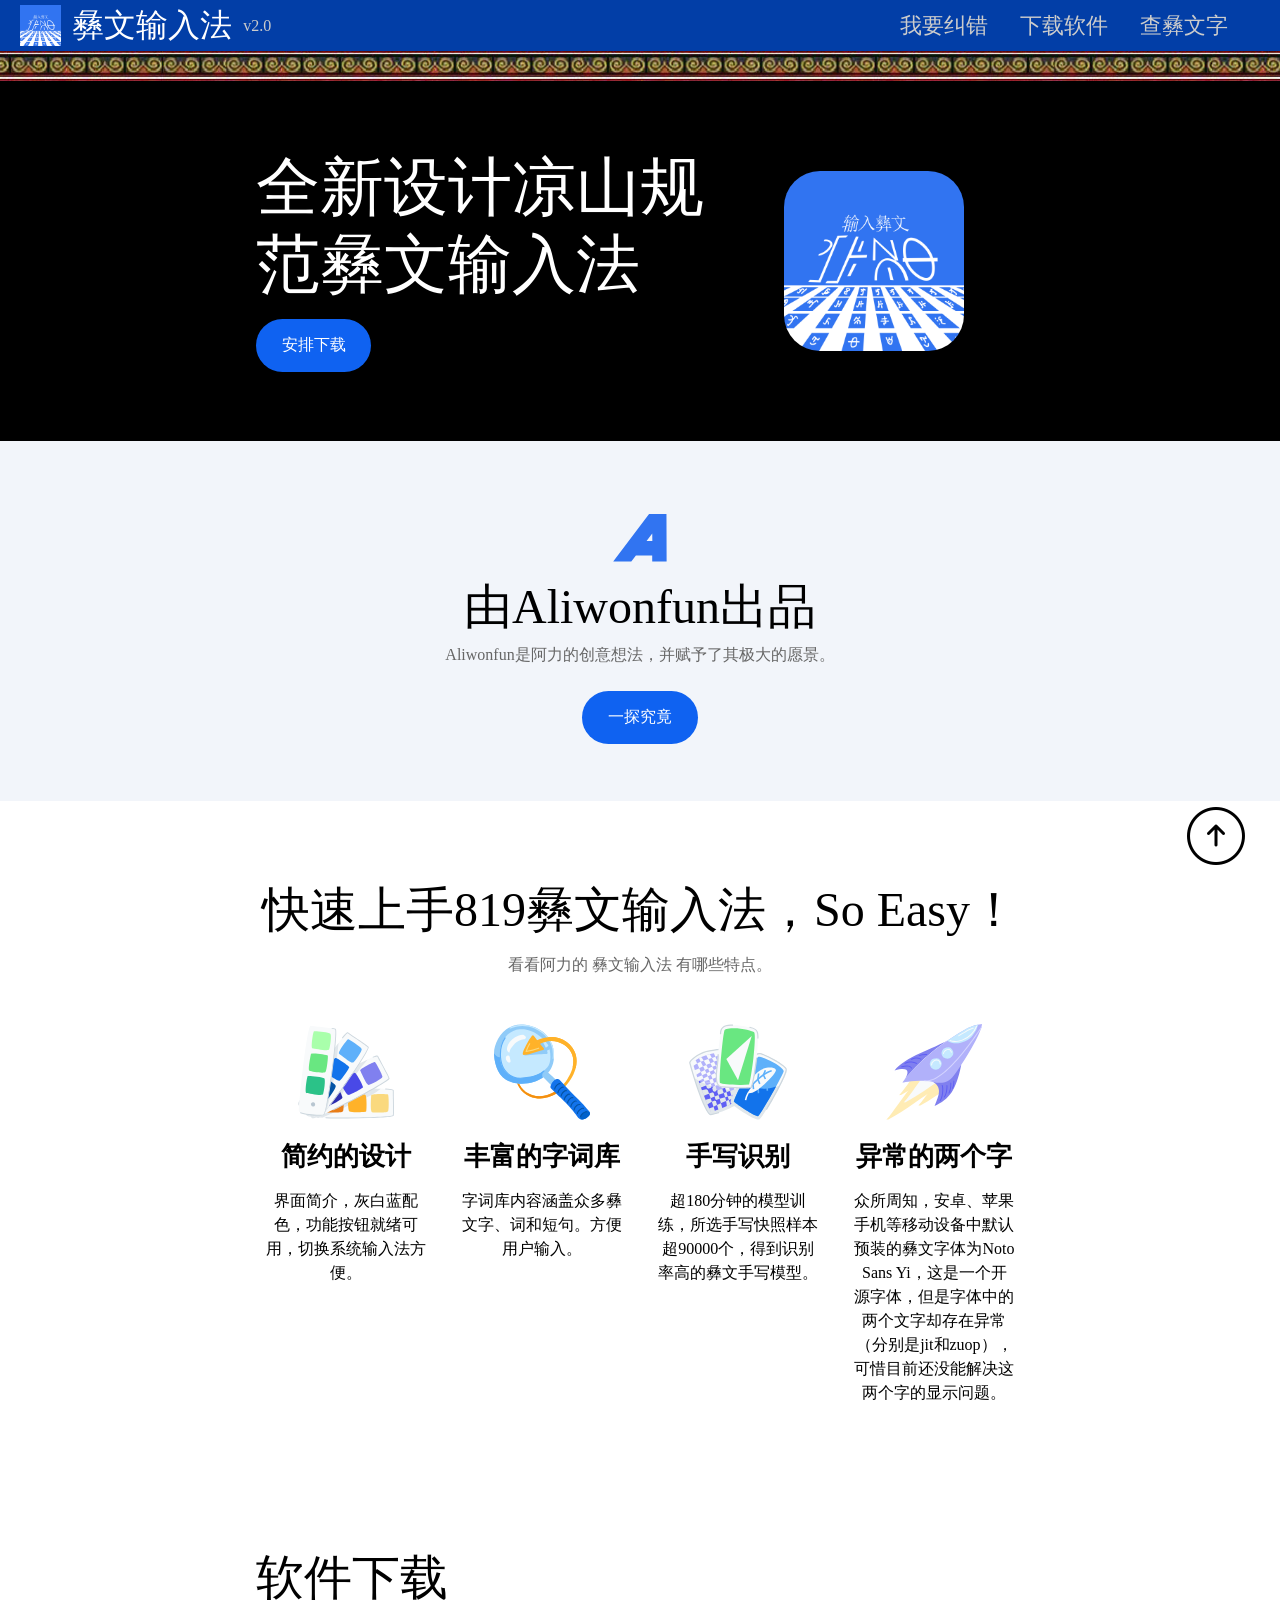
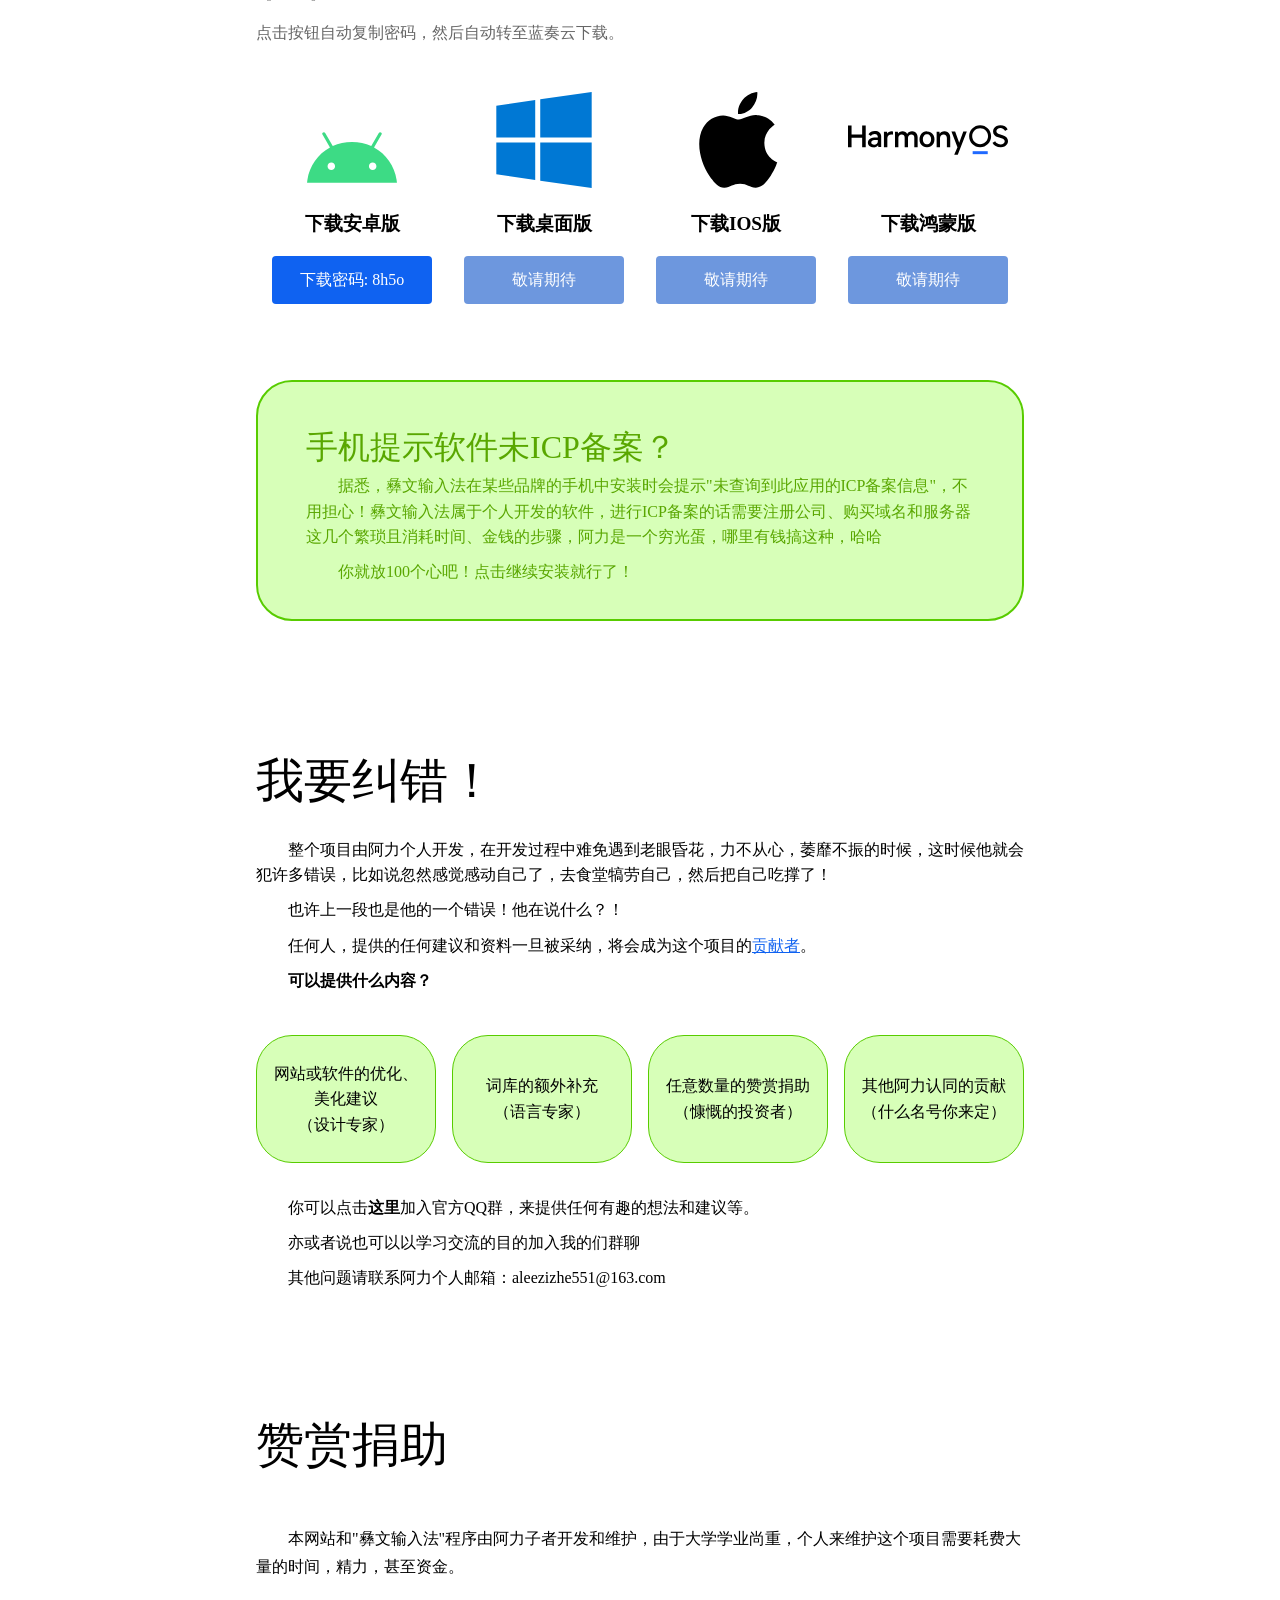
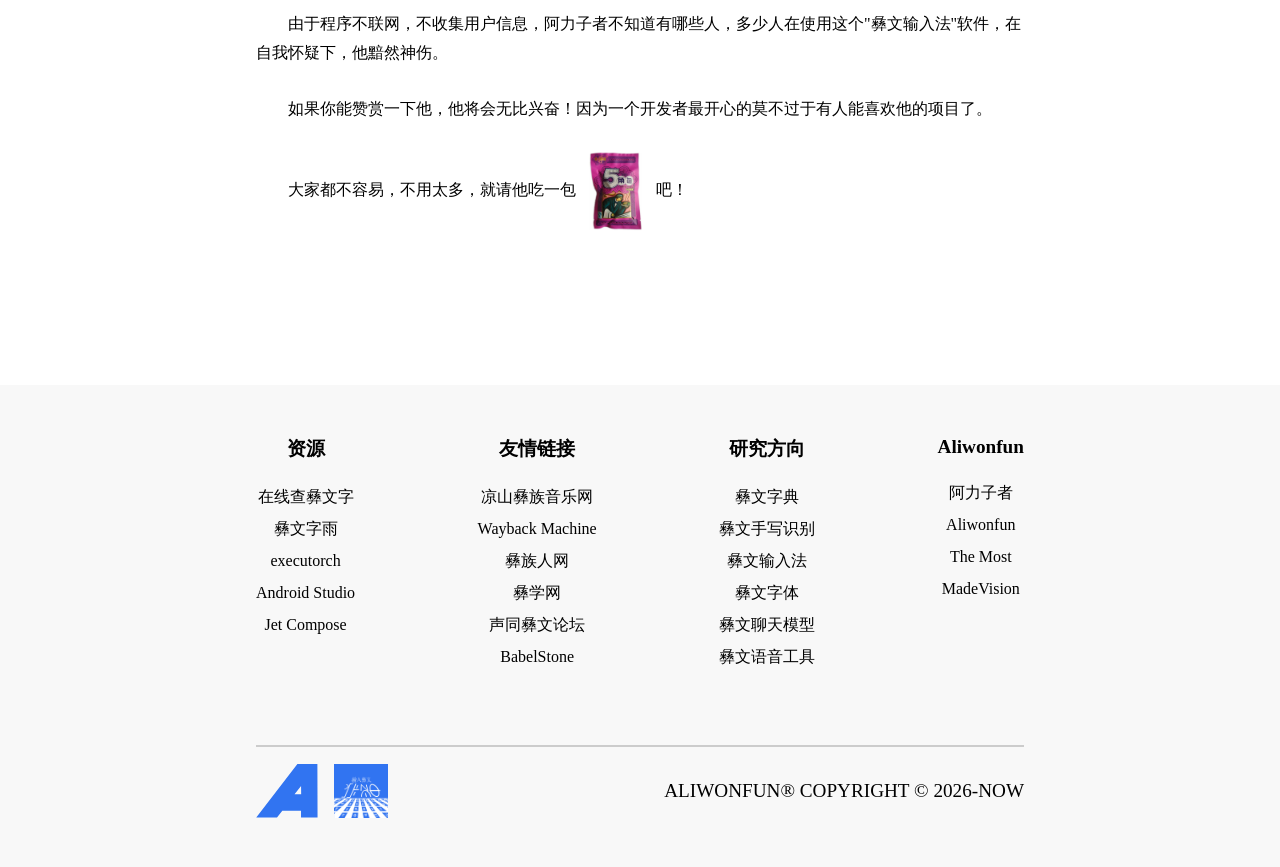
<file: index.html>
<!DOCTYPE html>
<html lang="zh-CN">
<head>
    <meta charset="UTF-8">
    <meta name="viewport" content="width=device-width, initial-scale=1.0">
    <title>彝文输入法</title>
    <link rel="stylesheet" href="style.css">
    <link rel="shortcut icon" href="src/favicon.ico" type="image/x-icon">
    <style>
        #download, 
        #corrector, 
        #github_info {
            scroll-margin-top: 90px; /* Adjust this value depending on how tall your fixed header is */
        }
    </style>
</head>
<body>
    <header>
        <div id="banner">
            <div id="banner_left">
                <img id="app_icon" src="src/icon.png" title="彝文输入法" alt="彝文输入法">
                <span style="color: #fff;font-size: 2em;">彝文输入法</span>
                <span style="color: #ccc;">v2.0</span>
            </div>

            <div id="mobile_menu_btn">
                ☰
            </div>

            <div id="banner_right">
                <ul>
                    <li><a href="#corrector" class="banner_a">我要纠错</a></li>
                    <li><a href="#download" class="banner_a">下载软件</a></li>
                    <li><a href="https://aleeyoung.github.io/yiwenzidian/res/index.html" class="banner_a">查彝文字</a></li>
                </ul>
            </div>
        </div>
    </header>

    <div id="container">
        <div id="front_view">
            <div id="first_info">
                <div id="description">
                    <p>全新设计凉山规范彝文输入法</p>
                    <a class="btn" href="#download">安排下载</a>
                </div>
                <div id="app_icon_pic">
                    <img src="src/icon.png" style="height: 20vh;border-radius: 36px;" title="彝文输入法" alt="彝文输入法">
                </div>
            </div>
        </div>
        

        <div id="content">
            <div id="first_of_all">
                <img src="src/aliwonfun.svg" style="height: 3em;display: block;margin: 1em;" alt="Aliwonfun" title="Aliwonfun">
                <p style="font-size: 3em;">由Aliwonfun出品</p>
                <p style="margin: 0.6em 0;color: #666;">Aliwonfun是阿力的创意想法，并赋予了其极大的愿景。</p>
                <a class="btn" style="background-color: #0f62f1;display: block;cursor: pointer;" href="https://aleeyoung.github.io/yiwenzidian/aliwonfun/index.html">一探究竟</a>
            </div>

            <div id="features">
                <p style="font-size: 3em;">快速上手819彝文输入法，So Easy！</p>
                <p style="margin: 1em 0;color: #666;">看看阿力的 彝文输入法 有哪些特点。</p>
                <div id="feature_items">

                    <div class="items">
                        <div class="small_illustrate">
                            <img src="src/design.svg" alt="">
                        </div>
                        <div class="small_title">简约的设计</div>
                        <div class="small_description">
                            界面简介，灰白蓝配色，功能按钮就绪可用，切换系统输入法方便。
                        </div>
                    </div>

                    <div class="items">
                        <div class="small_illustrate">
                            <img src="src/search.svg" alt="">
                        </div>
                        <div class="small_title">丰富的字词库</div>
                        <div class="small_description">
                           字词库内容涵盖众多彝文字、词和短句。方便用户输入。
                        </div>
                    </div>

                    <div class="items">
                        <div class="small_illustrate">
                            <img src="src/appendix.svg" alt="">
                        </div>
                        <div class="small_title">手写识别</div>
                        <div class="small_description">
                            超180分钟的模型训练，所选手写快照样本超90000个，得到识别率高的彝文手写模型。
                        </div>
                    </div>

                    <div class="items">
                        <div class="small_illustrate">
                            <img src="src/fast.svg" alt="">
                        </div>
                        <div class="small_title">异常的两个字</div>
                        <div class="small_description">
                            众所周知，安卓、苹果手机等移动设备中默认预装的彝文字体为Noto Sans Yi，这是一个开源字体，但是字体中的两个文字却存在异常（分别是jit和zuop），可惜目前还没能解决这两个字的显示问题。
                        </div>
                    </div>
                    
                </div>
            </div>

            <div id="download">
                <div id="download_content">
                    <div id="download_options">
                        <p style="font-size: 3em;">软件下载</p>
                        <p style="margin: 1em 0;color: #666;">点击按钮自动复制密码，然后自动转至蓝奏云下载。</p>
                    </div>
                    
                    <div id="download_cards">
                        <div class="items">
                            <div class="small_illustrate">
                                <img src="src/android.svg" style="width: 100%;" alt="">
                            </div>
                            <div class="small_title center_title">下载安卓版</div>
                            <div class="small_button">
                                <a class="download_button" id="copyButton" href="https://wwbnl.lanzn.com/iDZyv47zq1sh">下载密码: 8h5o</a>
                            </div>
                        </div>
                         <div class="items">
                            <div class="small_illustrate">
                                <img src="src/windows.svg" style="width: 100%;" alt="">
                            </div>
                            <div class="small_title center_title">下载桌面版</div>
                            <div class="small_button">
                                <a class="download_button" style="background-color: #6d97de;">敬请期待</a>
                            </div>
                        </div>
                        <div class="items">
                            <div class="small_illustrate">
                                <img src="src/apple.svg" style="width: 100%;" alt="">
                            </div>
                            <div class="small_title center_title">下载IOS版</div>
                            <div class="small_button">
                                <a class="download_button" style="background-color: #6d97de;">敬请期待</a>
                            </div>
                        </div>
                        <div class="items">
                            <div class="small_illustrate">
                                <img src="src/harmony.svg" style="width: 100%;" alt="">
                            </div>
                            <div class="small_title center_title">下载鸿蒙版</div>
                            <div class="small_button">
                                <a class="download_button" style="background-color: #6d97de;">敬请期待</a>
                            </div>
                        </div>
                    </div>

                    <div id="warning">
                        <p style="font-size: 2em;padding-top: 0.5em;">手机提示软件未ICP备案？</p>
                        <p class="block_words">据悉，彝文输入法在某些品牌的手机中安装时会提示"未查询到此应用的ICP备案信息"，不用担心！彝文输入法属于个人开发的软件，进行ICP备案的话需要注册公司、购买域名和服务器这几个繁琐且消耗时间、金钱的步骤，阿力是一个穷光蛋，哪里有钱搞这种，哈哈</p>
                        <p class="block_words">你就放100个心吧！点击继续安装就行了！</p>
                    </div>
                </div>
                
            </div>

            <div id="corrector">
                <div id="correct_method">
                    <div id="correct_title">
                        <p style="font-size: 3em;margin: 1em 0 0.5em;">我要纠错！</p>
                        <p class="block_words">整个项目由阿力个人开发，在开发过程中难免遇到老眼昏花，力不从心，萎靡不振的时候，这时候他就会犯许多错误，比如说忽然感觉感动自己了，去食堂犒劳自己，然后把自己吃撑了！</p>
                        <p class="block_words">也许上一段也是他的一个错误！他在说什么？！</p>
                        <p class="block_words">任何人，提供的任何建议和资料一旦被采纳，将会成为这个项目的<a href="contributor.html" target="_blank" style="color: #0f62f1;text-align: none;">贡献者</a>。</p>
                        <p class="block_words" style="font-weight: bold;">可以提供什么内容？</p>
                        <div id="correct_content">
                            <div class="correct_item">
                                <p>网站或软件的优化、美化建议</p>
                                <p>（设计专家）</p>
                            </div>
                            <div class="correct_item">
                                <p>词库的额外补充</p>
                                <p>（语言专家）</p>
                            </div>
                            <div class="correct_item">
                                <p>任意数量的赞赏捐助</p>
                                <p>（慷慨的投资者）</p>
                            </div>
                            <div class="correct_item">
                                <p>其他阿力认同的贡献</p>
                                <p>（什么名号你来定）</p>
                            </div>
                        </div>
                        <p class="block_words">你可以点击<a style="font-weight: bold;
                                                            color: #000;cursor: pointer;" 
                                                            onclick="document.getElementById('qq_group_dialog').showModal()">这里</a>加入官方QQ群，来提供任何有趣的想法和建议等。</p>
                        <p class="block_words">亦或者说也可以以学习交流的目的加入我的们群聊</p>
                        <p class="block_words">其他问题请联系阿力个人邮箱：aleezizhe551@163.com</p>
                    </div>
                </div>
            </div>

            <div id="sponsor">
                <div id="sponsor_block">
                    <div id="thank_words_title">
                        赞赏捐助
                    </div>
                    <div id="thank_words">
                        <p class="block_words">本网站和"彝文输入法"程序由阿力子者开发和维护，由于大学学业尚重，个人来维护这个项目需要耗费大量的时间，精力，甚至资金。</p><br>
                        <p class="block_words">由于程序不联网，不收集用户信息，阿力子者不知道有哪些人，多少人在使用这个"彝文输入法"软件，在自我怀疑下，他黯然神伤。</p><br>
                        <p class="block_words">如果你能赞赏一下他，他将会无比兴奋！因为一个开发者最开心的莫不过于有人能喜欢他的项目了。</p><br>
                        <p class="block_words">大家都不容易，不用太多，就请他吃一包<img src="src/5jiaobao.jpg" 
                                                                alt="点击打开阿力的收款码" 
                                                                onclick="document.getElementById('sponsor_dialog').showModal()" />吧！</p>
                    </div>
                </div>
            </div>

        </div>
        
    </div>

    <dialog id="sponsor_dialog" class="dialogger">
        <p class="dialog_title">阿力他说：任何人的任意数量的捐赠都是感激的。</p>
        <div class="qr_code">
            <img src="src/weixin_qr.png" alt="阿力的微信收款码">
        </div>
        <div class="close_btn">
            <button onclick="document.getElementById('sponsor_dialog').close()" class="close_button">关闭</button>
        </div>
    </dialog>

    <dialog id="qq_group_dialog" class="dialogger">
        <p class="dialog_title">这二维码除了用手机扫，你还有什么办法！</p>
        <div class="qr_code">
            <img src="src/qq_qr_code.jpg" alt="彝文输入法交流QQ群：右键或长按保存">
        </div>
        <div class="close_btn">
            <button onclick="document.getElementById('qq_group_dialog').close()" class="close_button">关闭</button>
        </div>
    </dialog>

    <div id="back_to_top">
        <a href="#"><img src="src/back_to_top.png" alt="返回顶部"></a>
    </div>

    <footer>
        <div id="infos">
            <div class="word-column">
                <div class="column_title">
                    资源
                </div>
                <div class="column_list">
                    <ul>
                        <li><a href="https://aleeyoung.github.io/yiwenzidian/res/index.html">在线查彝文字</a></li>
                        <li><a href="https://aleeyoung.github.io/yiwenzidian/rain/index.html">彝文字雨</a></li>
                        <li>executorch</li>
                        <li>Android Studio</li>
                        <li>Jet Compose</li>
                    </ul>
                </div>
            </div>

            <div class="word-column">
                <div class="column_title">
                    友情链接
                </div>
                <div class="column_list">
                    <ul>
                        <li><a href="http://yizuge.com">凉山彝族音乐网</a></li>
                        <li><a href="https://web.archive.org">Wayback Machine</a></li>
                        <li><a href="http://www.yizuren.com/">彝族人网</a></li>
                        <li><a href="https://www.yixueyanjiu.com/">彝学网</a></li>
                        <li><a href="http://www.somdom.com/3g-thread-run?fid=91">声同彝文论坛</a></li>
                        <li><a href="https://www.babelstone.co.uk/Yi/index.html">BabelStone</a></li>
                    </ul>
                </div>
            </div>

            <div class="word-column">
                <div class="column_title">
                    研究方向
                </div>
                <div class="column_list">
                    <ul>
                        <li><a href="https://aleeyoung.github.io/yiwenzidian/">彝文字典</a></li>
                        <li><a>彝文手写识别</a></li>
                        <li><a href="#">彝文输入法</a></li>
                        <li><a>彝文字体</a></li>
                        <li><a>彝文聊天模型</a></li>
                        <li><a>彝文语音工具</a></li>
                    </ul>
                </div>
            </div>

            <div class="word-column">
                <div class="column_title">
                    Aliwonfun
                </div>
                <div class="column_list">
                    <ul>
                        <li>阿力子者</li>
                        <li><a href="https://aleeyoung.github.io/yiwenzidian/aliwonfun/index.html">Aliwonfun</a></li>
                        <li>The Most</li>
                        <li>MadeVision</li>
                    </ul>
                </div>
            </div>

        </div>

        <div id="final_logo">
            <div id="bottom_logo">
                <img src="src/aliwonfun.svg" alt="aliwonfun">
                <img src="src/icon.png" alt="彝文输入法">
            </div>
            <div id="copyright">
                <p>ALIWONFUN® COPYRIGHT © 2026-NOW</p>
            </div>
        </div>
    </footer>

    <script>
        const menuBtn = document.getElementById("mobile_menu_btn");
        const bannerRight = document.getElementById("banner_right");

        menuBtn.addEventListener("click", () => {
            bannerRight.classList.toggle("show");
        });

        bannerRight.querySelectorAll("a").forEach(function(link) {
            link.addEventListener("click", function() {
                bannerRight.classList.remove("show");
            });
        });
    </script>

    <script>
        const copyButton = document.getElementById('copyButton');
    
        copyButton.addEventListener('click', async (e) => {
            e.preventDefault(); // Stop immediate navigation
    
            const targetUrl = copyButton.href;
            const textContent = copyButton.textContent;
    
            // Extract the code after the colon (e.g., "7bhs" from "下载密码: 7bhs")
            const codeToCopy = textContent.split(':').pop().trim();
    
            try {
                // Write to clipboard
                await navigator.clipboard.writeText(codeToCopy);
            } catch (err) {
                console.error('Failed to copy text: ', err);
            }
    
            // Navigate to the URL after the copy operation finishes
            window.location.href = targetUrl;
        });
    </script>
</body>
</html>
</file>
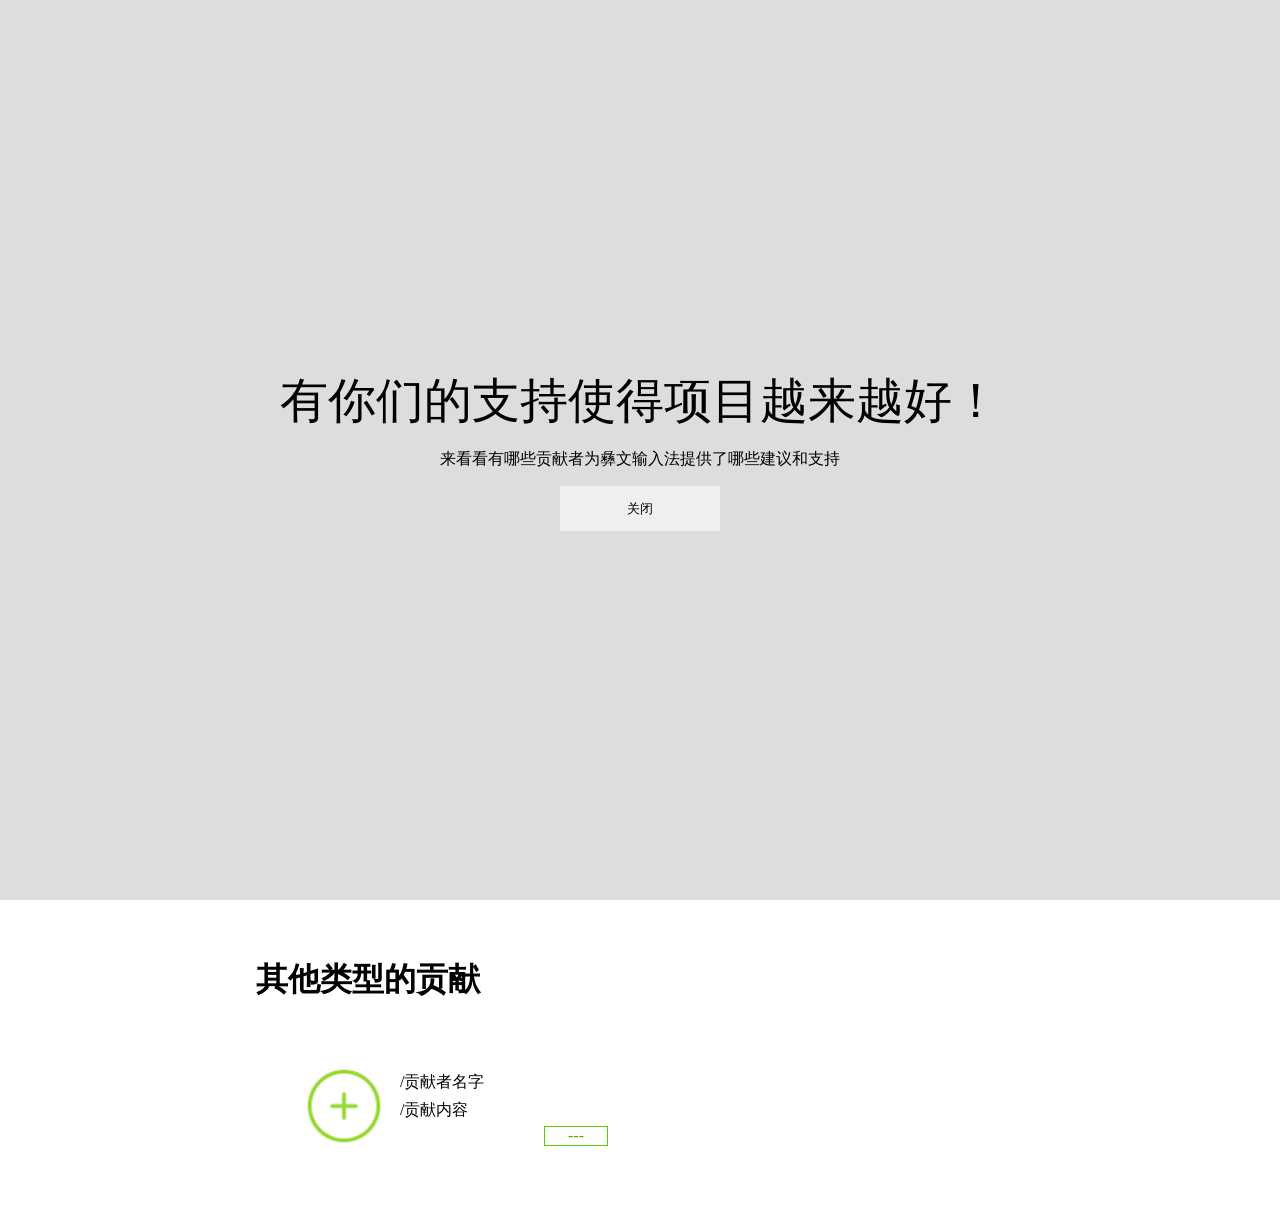
<file: contributor.html>
<!DOCTYPE html>
<html lang="en">
<head>
    <meta charset="UTF-8">
    <meta name="viewport" content="width=device-width, initial-scale=1.0">
    <title>贡献者 - 彝文字典</title>
    <link rel="shortcut icon" href="src/favicon.ico" type="image/x-icon">
    <style>
        *{
            margin: 0;
            padding: 0;
            box-sizing: border-box;
            font-family: '宋体';
        }
        
        #container{
            width: 100vw;
            display: flex;
            justify-content: center;
        }
        #content{
            width: 60%;
        }
        #contributor_title{
            display: flex;
            flex-direction: column;
            align-items: center;
            margin: 3em 0;
        }
        #contributor_title p{
            font-size: 3em;
            font-weight: bold;
        }
        #contributor_title span{
            color: #666;
        }
        .contributors_list{
            padding: 2em;
        }
        .item{
            display: flex;
            flex-direction: row;
            margin: 2em 0;
        }
        .contributor_info{
            color: 666;
            min-width: 13em;
            margin: 0.4em 0;
        }
        .contributor_info span{
            color: #000;
            font-weight: bold;
        }
        .contributor_icon{
            height: 5em;
            display: block;
            margin: 0 1em;
            cursor: pointer;
        }
        .contribute_info{
            position: relative;
        }
        .accepted{
            min-width: 4em;
            color: #59a700;
            border: 1px solid #58cc00;
            position: absolute;
            right: 0;
            bottom: 0;
            text-align: center;
        }
        .contributor_member{
            display: flex;
            flex-direction: row;
            justify-content: space-between;
        }
        #opener{
            position: fixed;
            top: 0;
            left: 0;
            margin: 0;
            padding: 0;
            border: none;
            width: 100%;
            height: 100%;
            box-sizing: border-box;
            background-color: #ddd;
            display: flex;
            flex-direction: column;
            justify-content: center;
            align-items: center;
        }
        #dialog_title{
            font-size: 3em;
        }
        #dialog_block{
            display: flex;
            flex-direction: column;
            align-items: center;
            gap: 1em;
        }

        #dialog_close_btn{
            width: fit-content;
            padding: 1em 5em;
            outline: none;
            border: none;
            transition: 0.3s;
            cursor: pointer;
        }

        #dialog_close_btn:hover{
            color: #fff;
            background-color: #000;
        }

        .dialogger {
            position: fixed;
            top: 0;
            left: 0;
            right: 0;
            bottom: 0;
            margin: auto;
            border: none;
            border-radius: 12px;
            max-width: 90vw;
            box-shadow: 0 8px 32px rgba(0,0,0,0.25);
        }
        .dialog_title {
            font-size: 2em;
            margin: 1em;
            line-height: 1.4;
        }
        .qr_code {
            text-align: center;
        }
        .qr_code img {
            max-width: 100%;
            height: auto;
            max-height: 50vh;
        }
        .close_btn {
            display: flex;
            justify-content: center;
            margin: 2em 0;
        }
        .close_button {
            display: block;
            height: 3em;
            width: 20vh;
            max-width: 180px;
            min-width: 100px;
            text-align: center;
            line-height: 3em;
            color: #fff;
            background-color: #0f62f1;
            border: none;
            outline: none;
            cursor: pointer;
            border-radius: 6px;
        }

        @media screen and (max-width: 768px) {
            #content {
                width: 90%;
            }
            .contributor_member{
                display: flex;
                flex-direction: column;
            }
        }

        @media screen and (max-width: 400px) {
            #content {
                width: 100%;
            }
        }
    </style>
</head>
<body>
    <div id="container">
        <div id="content">
            <div id="contributor_title">
                <p>贡献者名单</p>
                <span>排序依据：时间</span>
                <span>上次更新时间：2026年6月13日</span>
            </div>
            <div id="contributor_types">
                <div class="contributor_item">
                    <div class="contributor_type_head">
                        <p style="font-size: 2em;font-weight: bold;">设计专家</p>
                    </div>
                    <div class="contributors_list">
                        <div class="contributor_member">
                            <div class="item">
                                <img src="src/contributor_plus.png" alt="成为贡献者" title="成为贡献者" class="contributor_icon" onclick="document.getElementById('qq_group_dialog').showModal()">
                                <div class="contribute_info">
                                    <p class="contributor_info"><span></span>/贡献者名字</p>
                                    <p class="contributor_info"><span></span>/贡献内容</p>
                                    <div class="accepted">
                                        ---
                                    </div>
                                </div>
                            </div>
                        </div>
                    </div>
                </div>

                <div class="contributor_item">
                    <div class="contributor_type_head">
                        <p style="font-size: 2em;font-weight: bold;">语言专家</p>
                    </div>
                    <div class="contributors_list">
                        <div class="contributor_member">
                            <div class="item">
                                <img src="src/contributor_plus.png" alt="成为贡献者" title="成为贡献者" class="contributor_icon" onclick="document.getElementById('qq_group_dialog').showModal()">
                                <div class="contribute_info">
                                    <p class="contributor_info"><span></span>/贡献者名字</p>
                                    <p class="contributor_info"><span></span>/贡献内容</p>
                                    <div class="accepted">
                                        ---
                                    </div>
                                </div>
                                
                            </div>
                        </div>
                    </div>
                </div>

                <div class="contributor_item">
                    <div class="contributor_type_head">
                        <p style="font-size: 2em;font-weight: bold;">慷慨的投资者</p>
                    </div>
                    <div class="contributors_list">
                        <div class="contributor_member">
                            <div class="item">
                                <img src="src/contributor_plus.png" alt="成为贡献者" title="成为贡献者" class="contributor_icon" onclick="document.getElementById('qq_group_dialog').showModal()">
                                <div class="contribute_info">
                                    <p class="contributor_info"><span></span>/贡献者名字</p>
                                    <p class="contributor_info"><span></span>/贡献内容</p>
                                    <div class="accepted">
                                        ---
                                    </div>
                                </div>
                                
                            </div>
                        </div>
                    </div>
                </div>

                <div class="contributor_item">
                    <div class="contributor_type_head">
                        <p style="font-size: 2em;font-weight: bold;">其他类型的贡献</p>
                    </div>
                    <div class="contributors_list">
                        <div class="contributor_member">
                            <div class="item">
                                <img src="src/contributor_plus.png" alt="成为贡献者" title="成为贡献者" class="contributor_icon" onclick="document.getElementById('qq_group_dialog').showModal()">
                                <div class="contribute_info">
                                    <p class="contributor_info"><span></span>/贡献者名字</p>
                                    <p class="contributor_info"><span></span>/贡献内容</p>
                                    <div class="accepted">
                                        ---
                                    </div>
                                </div>
                                
                            </div>
                        </div>
                    </div>
                </div>


            </div>
        </div>
    </div>

    <div id="opener">
        <div id="dialog_block">
            <p id="dialog_title">有你们的支持使得项目越来越好！</p>
            <p id="dialog_description">来看看有哪些贡献者为彝文输入法提供了哪些建议和支持</p>
            <button id="dialog_close_btn" onclick="document.getElementById('opener').style.display='none';">关闭</button>
        </div>
    </div>

    <dialog id="qq_group_dialog" class="dialogger">
        <p class="dialog_title">如果你能直接联系阿力，就不用扫这个码</p>
        <div class="qr_code">
            <img src="src/qq_qr_code.jpg" alt="彝文字典交流QQ群：右键或长按保存">
        </div>
        <div class="close_btn">
            <button onclick="document.getElementById('qq_group_dialog').close()" class="close_button">关闭</button>
        </div>
    </dialog>

</body>
</html>
</file>
<file: style.css>
* {
    margin: 0;
    padding: 0;
    box-sizing: border-box;
    font-family: '宋体';
}
html {
    scroll-behavior: smooth;
}

header {
    height: 9vh;
    min-height: 56px;
    width: 100vw;
    background-color: #023ea7;
    padding: 0 20px;
    border-bottom: 30px solid transparent;
    border-image-source: url(src/yiLine.jpg);
    border-image-slice: 0 0 100% 0;
    border-image-repeat: repeat;
    border-image-width: 0 0 30px 0;
    position: sticky;
    top: 0;
    z-index: 1000;
}
#banner {
    height: 100%;
    width: 100%;
    display: flex;
    flex-direction: row;
    align-items: center;
}
#banner_left {
    height: 100%;
    flex: 1;
    display: flex;
    flex-direction: row;
    align-items: center;
    gap: 0.7em;
    min-width: 0;
}
#banner_left span:first-of-type {
    white-space: nowrap;
    overflow: hidden;
    text-overflow: ellipsis;
}
#app_icon {
    height: 80%;
    flex-shrink: 0;
}
#banner_right {
    display: flex;
    align-items: center;
    margin-right: 2em;
    flex-shrink: 0;
}
#banner_right ul {
    list-style-type: none;
    display: flex;
    flex-direction: row;
    gap: 2em;
}
#banner_right ul > li {
    width: max-content;
    cursor: pointer;
}
.banner_a {
    font-size: 1.4em;
    text-decoration: none;
    color: #ccc;
    transition: color 0.3s;
}
.banner_a:hover {
    color: #fff;
}

#mobile_menu_btn {
    display: none;
}

#container {
    width: 100%;
    display: flex;
    flex-direction: column;
    justify-content: center;
}

#front_view {
    width: 100%;
    min-height: 40vh;
    background-color: #000;
    display: flex;
    justify-content: center;
    align-items: center;
    padding: 3em 0;
}
#first_info {
    width: 60%;
    display: flex;
    flex-direction: row;
    align-items: center;
    gap: 1em;
}
#description {
    width: 60%;
}
#description p {
    color: #fff;
    font-size: 4em;
    line-height: 1.2;
}
.btn {
    display: block;
    width: fit-content;
    color: #fff;
    background-color: #0f62f1;
    text-decoration: none;
    padding: 1em 1.6em;
    border-radius: 36px;
    margin-top: 1em;
    white-space: nowrap;
}
#app_icon_pic {
    width: 40%;
    display: flex;
    justify-content: center;
    align-items: center;
}

#content {
    width: 100%;
}

#first_of_all {
    min-height: 40vh;
    padding: 3em 2em;
    display: flex;
    flex-direction: column;
    justify-content: center;
    align-items: center;
    text-align: center;
    background-color: #f2f5fa;
}
#first_of_all p:first-of-type {
    font-size: 3em;
    line-height: 1.2;
}
#first_of_all p:nth-of-type(2) {
    margin: 0.6em 0;
}

#features {
    width: 100%;
    display: flex;
    flex-direction: column;
    justify-content: center;
    align-items: center;
    padding: 5em 1em;
    text-align: center;
}
#features > p:first-of-type {
    font-size: 3em;
    line-height: 1.2;
}
#features > p:nth-of-type(2) {
    margin: 1em 0;
}
#feature_items {
    display: flex;
    flex-direction: row;
    width: 60%;
    margin: 2em 0;
    justify-content: space-between;
    gap: 1em;
}
.items {
    min-height: 16em;
    width: 10em;
}
.small_illustrate img {
    height: 6em;
}
.small_title {
    font-size: 1.6em;
    font-weight: 600;
    margin: 0.6em 0;
}
.small_description {
    line-height: 1.5;
}

#github_info {
    width: 100%;
    min-height: 40vh;
    display: flex;
    justify-content: center;
    align-items: center;
    padding: 3em 0;
}
#github_overall {
    width: 50%;
    border-radius: 36px;
    display: flex;
    flex-direction: row;
    align-items: flex-start;
}
#github_pic {
    flex-shrink: 0;
}
#github_description {
    flex: 1;
}

#download {
    width: 100%;
    display: flex;
    justify-content: center;
    padding: 2em 0;
}
#download_content {
    width: 60%;
    display: flex;
    flex-direction: column;
}
#download_options {
    text-align: left;
}
#download_options > p:first-child {
    font-size: 3em;
    line-height: 1.2;
}
#download_options > p:nth-child(2) {
    margin: 1em 0;
}
#download_cards {
    display: flex;
    flex-direction: row;
    width: 100%;
    margin: 2em 0;
    justify-content: space-evenly;
    gap: 1em;
}
.download_button {
    display: block;
    height: 3em;
    width: 100%;
    text-align: center;
    line-height: 3em;
    color: #fff;
    background-color: #0f62f1;
    border: none;
    text-decoration: none;
    cursor: pointer;
    border-radius: 4px;
}
#warning {
    min-height: 22vh;
    width: 100%;
    background-color: #d7ffb8;
    padding: 1.5em 3em;
    border: 2px solid #58cc00;
    color: #59a700;
    border-radius: 36px;
    margin-bottom: 1em;
}
#warning p {
    line-height: 1.6;
}
.center_title {
    text-align: center;
    font-size: 1.2em;
    margin: 1em 0;
}

#corrector {
    width: 100%;
    display: flex;
    justify-content: center;
    padding: 2em 0;
}
#correct_method {
    width: 60%;
    min-height: auto;
}
.block_words {
    text-indent: 2em;
    line-height: 1.6em;
    margin-bottom: 0.6em;
}
#correct_content {
    width: 100%;
    display: flex;
    flex-direction: row;
    justify-content: space-between;
    padding: 2em 0;
    gap: 1em;
}
.correct_item {
    flex: 1;
    min-width: 0;
    border: 1px solid #58cc00;
    background-color: #d7ffb8;
    min-height: 8em;
    border-radius: 36px;
    padding: 1em;
    display: flex;
    flex-direction: column;
    justify-content: center;
    align-items: center;
    text-align: center;
    line-height: 1.6;
}

#sponsor {
    width: 100%;
    display: flex;
    justify-content: center;
    padding: 2em 0;
}
#sponsor_block {
    width: 60%;
    min-height: auto;
    padding-bottom: 2em;
}
#thank_words_title {
    font-size: 3em;
    margin: 1em 0;
}
#thank_words .block_words {
    line-height: 1.8;
}

#thank_words img {
    vertical-align: middle;
    height: 80px;
    cursor: pointer;
}

.dialogger {
    position: fixed;
    top: 0;
    left: 0;
    right: 0;
    bottom: 0;
    margin: auto;
    border: none;
    border-radius: 12px;
    max-width: 90vw;
    box-shadow: 0 8px 32px rgba(0,0,0,0.25);
}
.dialog_title {
    font-size: 2em;
    margin: 1em;
    line-height: 1.4;
}
.qr_code {
    text-align: center;
}
.qr_code img {
    max-width: 100%;
    height: auto;
    max-height: 50vh;
}
.close_btn {
    display: flex;
    justify-content: center;
    margin: 2em 0;
}
.close_button {
    display: block;
    height: 3em;
    width: 20vh;
    max-width: 180px;
    min-width: 100px;
    text-align: center;
    line-height: 3em;
    color: #fff;
    background-color: #0f62f1;
    border: none;
    outline: none;
    cursor: pointer;
    border-radius: 6px;
}

#back_to_top {
    position: fixed;
    right: 2em;
    bottom: 2em;
    cursor: pointer;
    z-index: 999;
}
#back_to_top img {
    height: 64px;
    display: block;
}

footer {
    display: flex;
    flex-direction: column;
    justify-content: center;
    align-items: center;
    background-color: #f8f8f8;
    margin-top: 5em;
    padding-bottom: 2em;
}
#infos {
    width: 60%;
    min-height: 40vh;
    display: flex;
    flex-direction: row;
    justify-content: space-between;
    padding: 2em 0;
}
#final_logo {
    width: 60%;
    min-height: 10vh;
    display: flex;
    flex-direction: row;
    align-items: center;
    border-top: 2px solid #ccc;
    padding: 1em 0;
    gap: 1em;
}
#bottom_logo {
    height: 100%;
    display: flex;
    align-items: center;
    gap: 1em;
    flex: 1;
}
#bottom_logo img {
    height: 6vh;
    min-height: 36px;
    max-height: 54px;
}
#copyright {
    display: flex;
    flex-direction: row;
    align-items: center;
    flex-shrink: 0;
}
#copyright p {
    width: max-content;
    font-size: 1.2em;
    white-space: nowrap;
}
.column_title {
    font-size: 1.2em;
    margin: 1em 0;
    text-align: center;
    font-weight: 600;
}
.column_list ul {
    list-style-type: none;
    text-align: center;
}
.column_list ul li {
    line-height: 2em;
}
.column_list ul li > a {
    text-decoration: none;
    color: #000;
}
.column_list ul li > a:hover {
    color: #0f62f1;
}

/* 移动适配 */
@media screen and (max-width: 768px) {

    header {
        height: auto;
        min-height: 56px;
        padding: 8px 12px;
    }
    #banner {
        position: relative;
        align-items: center;
        min-height: 40px;
    }
    #banner_left {
        height: auto;
        gap: 0.5em;
        flex: 1;
        min-width: 0;
    }
    #banner_left span:first-of-type {
        font-size: 1.4em !important;
    }
    #banner_left span:nth-of-type(2) {
        font-size: 0.9em;
        color: #ccc;
    }
    #app_icon {
        height: 36px;
    }

    #mobile_menu_btn {
        display: flex;
        align-items: center;
        justify-content: center;
        font-size: 1.8rem;
        color: white;
        cursor: pointer;
        padding: 4px 8px;
        flex-shrink: 0;
        user-select: none;
        -webkit-tap-highlight-color: transparent;
    }

    #banner_right {
        display: none;
        position: absolute;
        top: calc(100% + 4px);
        right: 0;
        width: 200px;
        background: #fff;
        border-radius: 10px;
        padding: 12px;
        margin-right: 0;
        box-shadow: 0 4px 16px rgba(0,0,0,0.3);
        z-index: 1100;
    }
    #banner_right.show {
        display: block;
    }
    #banner_right ul {
        flex-direction: column;
        gap: 0.8rem;
    }
    #banner_right ul li {
        width: 100%;
    }
    .banner_a {
        color: #666;
        font-size: 1.1em;
        display: block;
        padding: 4px 0;
    }
    .banner_a:hover{
        color: #000;
    }

    #front_view {
        min-height: auto;
        padding: 3em 1.2em;
    }
    #first_info {
        width: 100%;
        flex-direction: column-reverse;
        align-items: center;
        text-align: center;
        gap: 1.5em;
    }
    #description {
        width: 100%;
    }
    #description p {
        font-size: 2em;
    }
    #app_icon_pic {
        width: auto;
    }
    #app_icon_pic img {
        height: 20vw !important;
        min-height: 80px;
        max-height: 130px;
    }
    .btn {
        margin: 1em auto 0;
    }

    #first_of_all {
        min-height: auto;
        padding: 2.5em 1.5em;
    }
    #first_of_all p:first-of-type {
        font-size: 2em;
    }
    #first_of_all .btn {
        margin: 1em auto 0;
    }

    #features {
        padding: 3em 1.2em;
    }
    #features > p:first-of-type {
        font-size: 1.8em;
    }
    #feature_items {
        width: 100%;
        flex-direction: column;
        align-items: center;
        gap: 2rem;
        margin: 1.5em 0;
    }
    .items {
        width: 100%;
        max-width: 340px;
        min-height: auto;
        display: flex;
        flex-direction: column;
        align-items: center;
        justify-content: center;
    }
    .small_illustrate img {
        height: 4.5em;
    }
    .small_title {
        font-size: 1.3em;
    }

    #github_info {
        min-height: auto;
        padding: 2.5em 1.2em;
    }
    #github_overall {
        width: 100%;
        flex-direction: column;
        align-items: center;
    }
    #github_pic {
        text-align: center;
    }
    #github_pic img {
        height: 4em !important;
        margin: 1em auto !important;
        display: block;
    }
    #github_description {
        width: 100%;
    }

    #download {
        padding: 2em 1.2em;
    }
    #download_content {
        width: 100%;
    }
    #download_options > p:first-child {
        font-size: 2em;
    }
    #download_cards {
        display: grid;
        grid-template-columns: repeat(2, 1fr);
        margin: 1.5em 0;
    }
    #download_cards .items {
        width: 100%;
        max-width: 300px;
        min-height: auto;
        align-items: center;
    }
    .small_button{
        width: 100%;
    }
    #download_button {
        padding: 0 3em;
    }
    #warning {
        min-height: auto;
        padding: 1.5em 1.5em;
        border-radius: 20px;
    }
    #warning > p:first-child {
        font-size: 1.4em !important;
        padding-top: 0 !important;
        margin-bottom: 0.5em;
    }

    #corrector {
        padding: 2em 1.2em;
    }
    #correct_method {
        width: 100%;
        min-height: auto;
    }
    #correct_title > p:first-child {
        font-size: 2em !important;
        margin: 0.5em 0 0.4em !important;
    }
    #correct_content {
        flex-direction: column;
        align-items: center;
        padding: 1.5em 0;
        gap: 1rem;
    }
    .correct_item {
        width: 100%;
        max-width: 340px;
        min-height: auto;
        padding: 1em 1.5em;
        border-radius: 20px;
    }

    #sponsor {
        padding: 2em 1.2em;
    }
    #sponsor_block {
        width: 100%;
        min-height: auto;
    }
    #thank_words_title {
        font-size: 2em;
        margin: 0.5em 0;
    }
    #thank_words img {
        height: 60px;
        display: inline-block;
        vertical-align: middle;
    }

    .dialogger {
        width: 92%;
        max-width: 380px;
        border-radius: 12px;
        padding: 0.5em;
    }
    .dialog_title {
        font-size: 1.1em;
        margin: 0.8em 0.8em 0.5em;
    }
    .qr_code img {
        max-width: 100%;
        height: auto;
        max-height: 45vw;
    }
    .close_btn {
        margin: 1.2em 0;
    }
    .close_button {
        height: 2.6em;
        line-height: 2.6em;
    }

    footer {
        margin-top: 3em;
        padding-bottom: 2em;
    }
    #infos {
        width: 100%;
        min-height: auto;
        flex-direction: row;
        flex-wrap: wrap;
        justify-content: space-around;
        gap: 0;
        padding: 1.5em 1em;
    }
    .word-column {
        width: 48%;
        min-width: 130px;
        margin-bottom: 1.5em;
        text-align: center;
    }
    #final_logo {
        width: 100%;
        flex-direction: column;
        align-items: center;
        min-height: auto;
        padding: 1em 1em;
        gap: 0.8em;
        border-top: 2px solid #ccc;
    }
    #bottom_logo {
        justify-content: center;
        flex: none;
    }
    #bottom_logo img {
        height: 40px;
        max-height: 40px;
    }
    #copyright {
        justify-content: center;
    }
    #copyright p {
        width: auto;
        font-size: 0.9em;
        white-space: normal;
        text-align: center;
    }

    #back_to_top {
        right: 1rem;
        bottom: 1rem;
    }
    #back_to_top img {
        height: 48px !important;
    }
}

/* 适配更窄的移动端，此部分有AI辅助。 */
@media screen and (max-width: 400px) {
    #description p {
        font-size: 1.6em;
    }
    #first_of_all p:first-of-type {
        font-size: 1.6em;
    }
    #features > p:first-of-type {
        font-size: 1.5em;
    }
    #download_options > p:first-child {
        font-size: 1.7em;
    }
    #download_button {
        padding: 0 3em;
    }
    #thank_words_title {
        font-size: 1.8em;
    }
    .word-column {
        width: 100%;
    }
    #infos {
        flex-direction: column;
        align-items: center;
    }
    #copyright p {
        font-size: 0.8em;
    }
}
</file>
